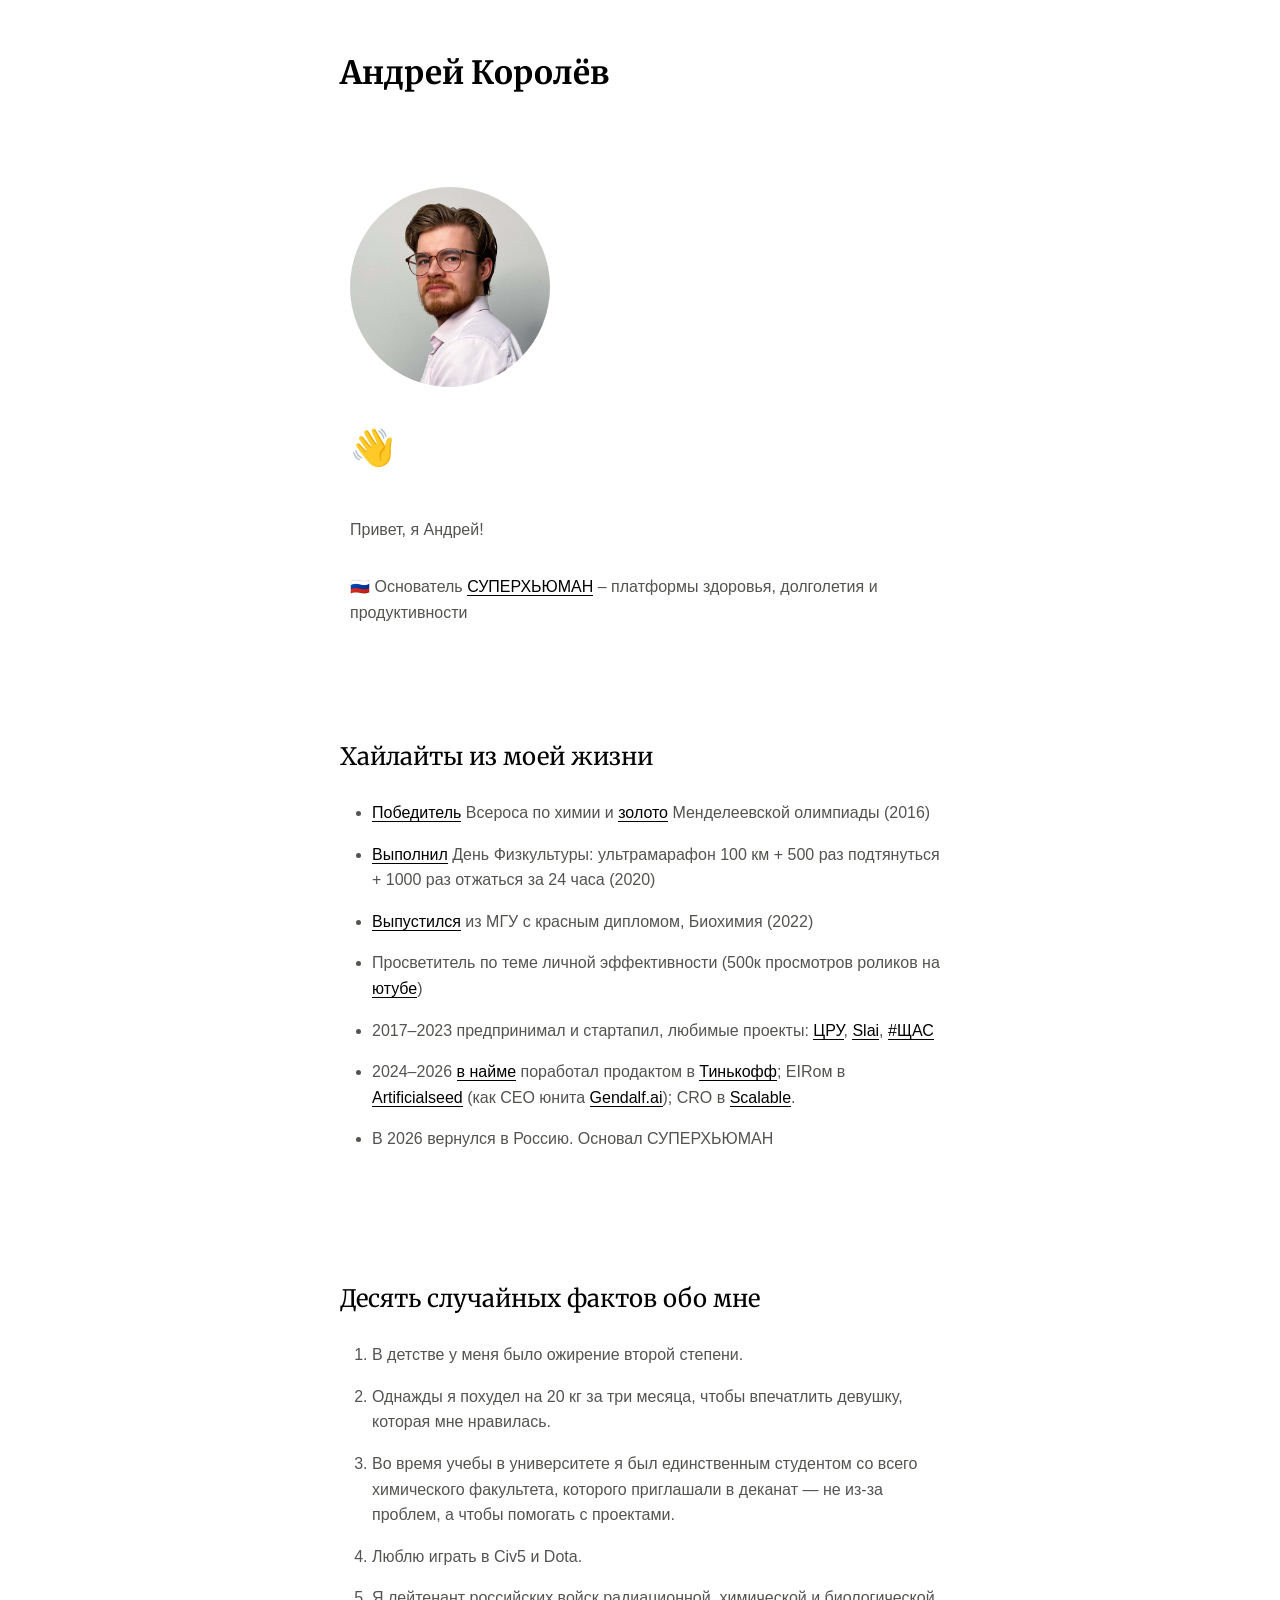
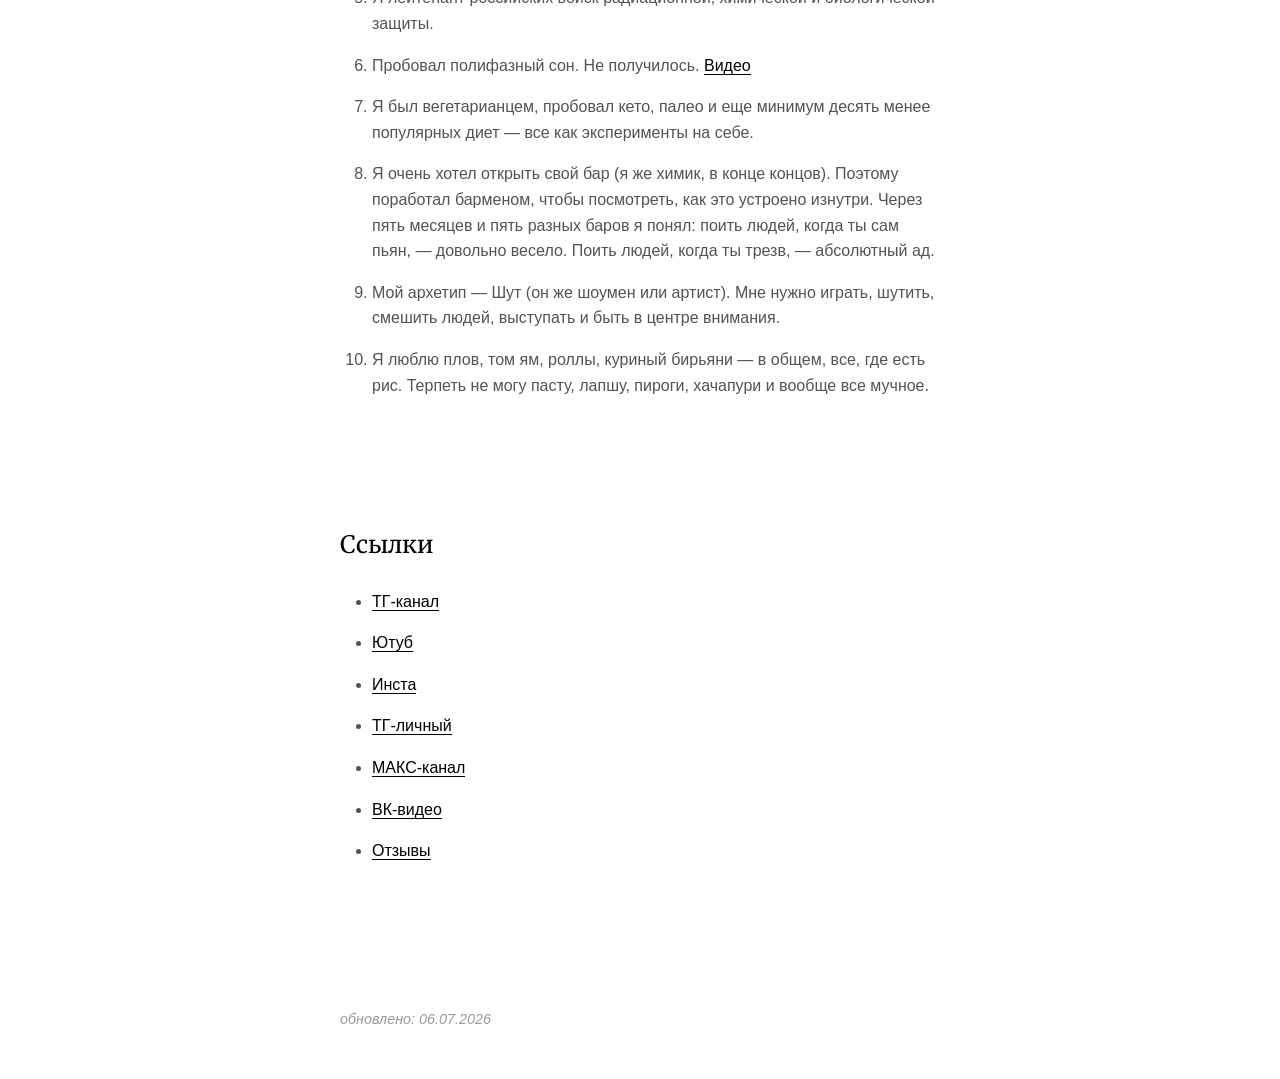
<file: index.html>
<!DOCTYPE html>
<html lang="ru">
<head>
    <meta charset="UTF-8">
    <meta name="viewport" content="width=device-width, initial-scale=1.0">
    <title>Андрей Королёв</title>
    <link rel="icon" type="image/x-icon" href="assets/favicon.ico">
    <link rel="stylesheet" href="styles/main.css?v=20260707-restore">
    <link rel="stylesheet" href="https://fonts.googleapis.com/css2?family=Merriweather:wght@400;700&display=swap">
</head>
<body>
    <main>
        <header>
            <h1>Андрей Королёв</h1>
        </header>

        <section class="profile">
            <div class="profile-image">
                <img src="assets/profile-photo.jpg" alt="Андрей Королёв">
            </div>
            <div class="intro">
                <p><span class="wave">👋</span></p>
                <p class="greeting">Привет, я Андрей!</p>
                <p class="description">
                    🇷🇺 Основатель <a href="https://суперхьюман.рф" target="_blank">СУПЕРХЬЮМАН</a> – платформы здоровья, долголетия и продуктивности
                </p>
            </div>
        </section>

        <section class="milestones">
            <h2>Хайлайты из моей жизни</h2>
            <ul>
                <li><a href="https://www.chem.msu.ru/rus/olimpiad/russia/2016/welcome.html" target="_blank">Победитель</a> Всероса по химии и <a href="https://www.chem.msu.ru/rus/olimpiad/olimp2016/welcome.html" target="_blank">золото</a> Менделеевской олимпиады (2016)</li>
                <li><a href="https://youtu.be/IjFynbPDcb4" target="_blank">Выполнил</a> День Физкультуры: ультрамарафон 100 км + 500 раз подтянуться + 1000 раз отжаться за 24 часа (2020)</li>
                <li><a href="https://youtu.be/WCBvkqafF70" target="_blank">Выпустился</a> из МГУ с красным дипломом, Биохимия (2022)</li>
                <li>Просветитель по теме личной эффективности (500к просмотров роликов на <a href="https://www.youtube.com/@korolev_sh" target="_blank">ютубе</a>)</li>
                <li>2017–2023 предпринимал и стартапил, любимые проекты: <a href="https://vk.com/tsrumsu" target="_blank">ЦРУ</a>, <a href="https://slai.tech/" target="_blank">Slai</a>, <a href="https://youtu.be/78sMZXwfweI" target="_blank">#ЩАС</a></li>
                <li>2024–2026 <a href="https://youtu.be/GdpgRayCPJY" target="_blank">в найме</a> поработал продактом в <a href="https://www.instagram.com/p/C8XmsZDIgUt/?img_index=1" target="_blank">Тинькофф</a>; EIRом в <a href="https://www.artificialseed.io/" target="_blank">Artificialseed</a> (как СЕО юнита <a href="https://www.linkedin.com/company/gendalf/" target="_blank">Gendalf.ai</a>); CRO в <a href="https://scalablesolutions.io/" target="_blank">Scalable</a>.</li>
                <li>В 2026 вернулся в Россию. Основал СУПЕРХЬЮМАН</li>
            </ul>
        </section>

        <!-- <section class="timeline">
            <h2>Ключевые вехи моей жизни</h2>
            <div class="timeline-item">
                <div class="year">2024 -</div>
                <div class="logo">
                    <img src="assets/gendalf-logo.png" alt="Логотип Gendalf.ai">
                </div>
                <div class="description">
                    Присоединился к хедж-фонду как EIR (Entrepreneur In Residence), чтобы возглавить <a href="http://Gendalf.ai" target="_blank">Gendalf.ai</a>.
                </div>
            </div>

            <div class="timeline-item">
                <div class="year">2024 - 2024</div>
                <div class="logo">
                    <img src="assets/tinkoff-logo.png" alt="Логотип Tinkoff">
                </div>
                <div class="description">
                    Решил для разнообразия попробовать корпоративную жизнь. Пришел в <a href="https://tinkoff.ru" target="_blank">Tinkoff</a> продуктовым менеджером. Быстро понял, что корпоративная жизнь не для меня (возможно, потому что я еще не был на C-level), и ушел.
                </div>
            </div>

            <div class="timeline-item">
                <div class="year">2020 - 2024</div>
                <div class="logo">
                    <img src="assets/shas-logo.png" alt="Логотип ШАС">
                </div>
                <div class="description">
                    бла-бла-бла какой-то текст, допишу его, пока напишу это
                </div>
            </div>
        </section> -->

        <section class="facts">
            <h2>Десять случайных фактов обо мне</h2>
            <ol>
                <li>В детстве у меня было ожирение второй степени.</li>
                <li>Однажды я похудел на 20 кг за три месяца, чтобы впечатлить девушку, которая мне нравилась.</li>
                <li>Во время учебы в университете я был единственным студентом со всего химического факультета, которого приглашали в деканат — не из-за проблем, а чтобы помогать с проектами.</li>
                <li>Люблю играть в Civ5 и Dota.</li>
                <li>Я лейтенант российских войск радиационной, химической и биологической защиты.</li>
                <li>Пробовал полифазный сон. Не получилось. <a href="https://youtu.be/2bh5bkZ1n6g" target="_blank">Видео</a></li>
                <li>Я был вегетарианцем, пробовал кето, палео и еще минимум десять менее популярных диет — все как эксперименты на себе.</li>
                <li>Я очень хотел открыть свой бар (я же химик, в конце концов). Поэтому поработал барменом, чтобы посмотреть, как это устроено изнутри. Через пять месяцев и пять разных баров я понял: поить людей, когда ты сам пьян, — довольно весело. Поить людей, когда ты трезв, — абсолютный ад.</li>
                <li>Мой архетип — Шут (он же шоумен или артист). Мне нужно играть, шутить, смешить людей, выступать и быть в центре внимания.</li>
                <li>Я люблю плов, том ям, роллы, куриный бирьяни — в общем, все, где есть рис. Терпеть не могу пасту, лапшу, пироги, хачапури и вообще все мучное.</li>
            </ol>
        </section>

        <section class="links">
            <h2>Ссылки</h2>
            <ul>
                <li><a href="https://t.me/korolev_sh" target="_blank">ТГ-канал</a></li>
                <li><a href="https://youtube.com/@korolev_sh" target="_blank">Ютуб</a></li>
                <li><a href="https://instagram.com/andrei.i.korolev" target="_blank">Инста</a></li>
                <li><a href="https://t.me/dushoot" target="_blank">ТГ-личный</a></li>
                <li><a href="https://max.ru/id742210506507_biz" target="_blank">МАКС-канал</a></li>
                <li><a href="https://vkvideo.ru/@korolev_sh" target="_blank">ВК-видео</a></li>
                <li><a href="https://t.me/shasprochty" target="_blank">Отзывы</a></li>
            </ul>
        </section>

        <footer class="updated">
            <p>обновлено: 06.07.2026</p>
        </footer>
    </main>
</body>
</html>
</file>
<file: styles/main.css>
/* Сброс и базовые стили */
* {
    margin: 0;
    padding: 0;
    box-sizing: border-box;
}

body {
    font-family: -apple-system, BlinkMacSystemFont, "Segoe UI", Roboto, Helvetica, Arial, sans-serif;
    font-weight: 400;
    line-height: 1.6;
    color: #535350;
    background-color: white;
    padding: 1rem 1.5rem;
    display: flex;
    flex-direction: column;
    align-items: center;
}

main {
    max-width: 600px;
    display: flex;
    flex-direction: column;
    align-items: flex-start;
}

/* Типографика */
h1, h2 {
    font-family: "Merriweather", Georgia, serif;
    color: black;
    margin-bottom: 1.5rem;
}

h1 {
    font-size: 2rem;
    text-align: left;
    font-weight: 700;
}

h2 {
    font-size: 1.5rem;
    margin-top: 3rem;
    font-weight: 400;
}

/* Шапка */
header {
    margin: 2rem 0 4rem;
    display: flex;
    justify-content: flex-start;
    align-self: flex-start;
    width: 100%;
}

/* Профиль */
.profile {
    display: flex;
    flex-direction: column;
    align-items: flex-start;
    gap: 2rem;
    margin-bottom: 4rem;
    padding-left: 10px;
}

.profile-image {
    width: 200px;
    height: 200px;
    border-radius: 50%;
    overflow: hidden;
    align-self: flex-start;
}

.profile-image img {
    width: 100%;
    height: 100%;
    object-fit: cover;
}

.intro {
    text-align: left;
    padding: 0;
}

.intro p {
    margin-bottom: 1.5rem;
}

.intro .greeting {
    margin-bottom: 2rem;
}

.intro .description {
    margin-bottom: 0;
}

.wave {
    font-size: 2.25rem;
    display: inline-block;
    animation: wave 2.5s infinite;
    transform-origin: 70% 70%;
    margin-bottom: 1rem;
}

@keyframes wave {
    0% { transform: rotate(0deg); }
    10% { transform: rotate(14deg); }
    20% { transform: rotate(-8deg); }
    30% { transform: rotate(14deg); }
    40% { transform: rotate(-4deg); }
    50% { transform: rotate(10deg); }
    60% { transform: rotate(0deg); }
    100% { transform: rotate(0deg); }
}

/* Списки */
ul, ol {
    padding-left: 2rem;
    margin-bottom: 1rem;
}

li {
    margin-bottom: 1rem;
}

/* Ссылки */
a {
    color: #000;
    text-decoration: none;
    border-bottom: 1px solid #000;
    transition: opacity 0.2s ease;
}

a:hover {
    opacity: 0.7;
}

/* Секции */
section {
    margin-bottom: 4rem;
}

/* Таймлайн */
.timeline {
    margin: 2rem 0 4rem;
}

.timeline-item {
    display: grid;
    grid-template-columns: 20% 10% 70%;
    gap: 0.75rem;
    margin-bottom: 1.5rem;
    line-height: 1.4;
}

.timeline-item .year {
    color: #999;
    font-family: -apple-system, BlinkMacSystemFont, "Segoe UI", Roboto, Helvetica, Arial, sans-serif;
    font-size: 0.95rem;
    padding-top: 0.2rem;
    white-space: nowrap;
}

.timeline-item .logo {
    width: 35px;
    height: 35px;
    display: flex;
    align-items: center;
    justify-content: center;
}

.timeline-item .logo img {
    width: 100%;
    height: 100%;
    object-fit: contain;
}

.timeline-item .description {
    font-size: 0.95rem;
    color: #535350;
    padding-top: 0.2rem;
}

.timeline-item a {
    color: #000;
    border-bottom: 1px solid #000;
}

.timeline-item a:hover {
    opacity: 0.7;
    text-decoration: none;
}

@media (max-width: 500px) {
    .timeline-item {
        grid-template-columns: 15% 10% 70%;
        gap: 20px;
    }

    .timeline-item .year {
        white-space: normal;
        font-size: 0.9rem;
    }
}

/* Дата обновления */
.updated {
    margin-top: 4rem;
    margin-bottom: 2rem;
    text-align: left;
    width: 100%;
}

.updated p {
    color: #999;
    font-style: italic;
    font-size: 0.9rem;
    margin: 0;
}
</file>
